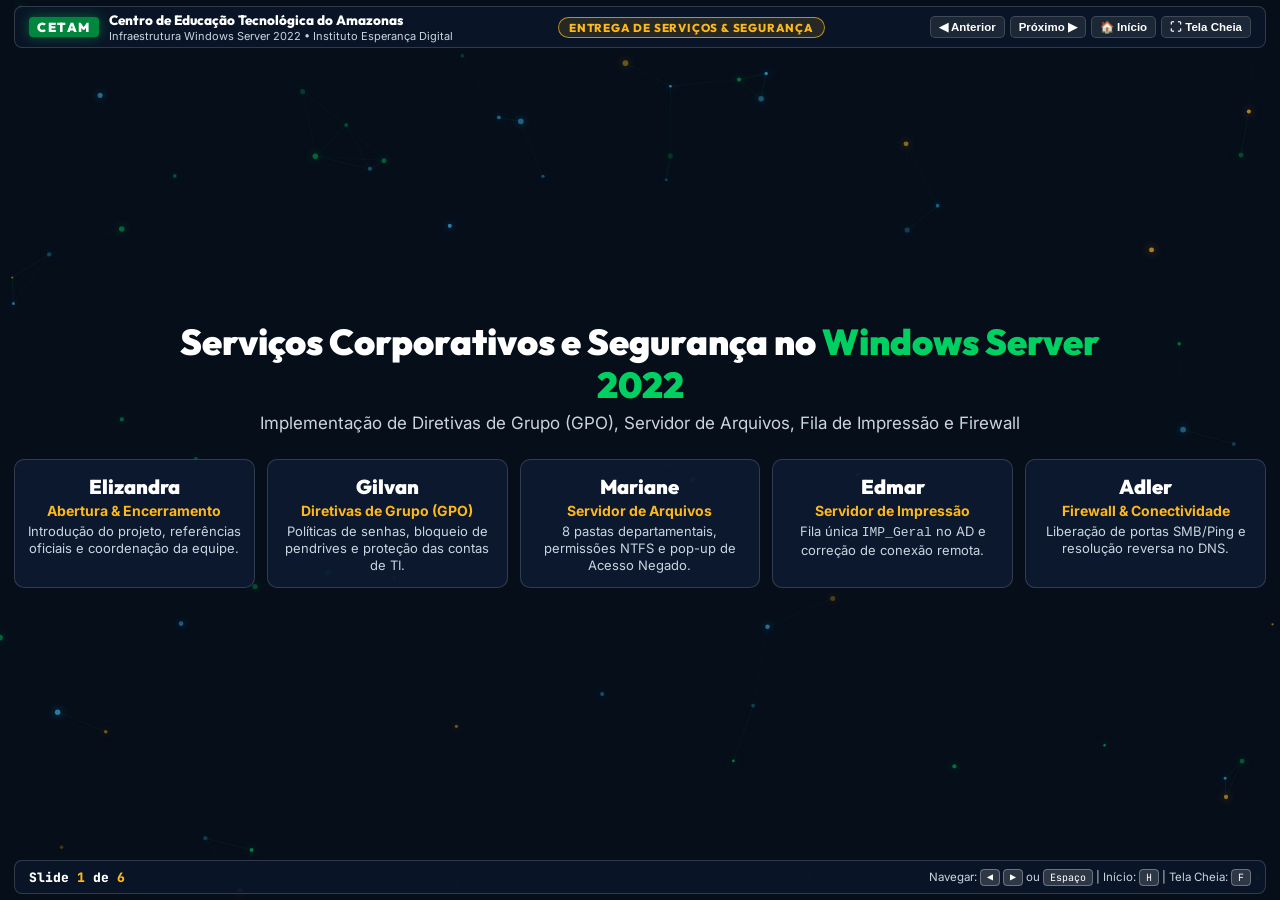
<file: index.html>
<!DOCTYPE html>
<html lang="pt-BR">

<head>
    <meta charset="UTF-8">
    <meta name="viewport" content="width=device-width, initial-scale=1.0">
    <title>Apresentação Técnica CETAM - Infraestrutura Windows Server 2022</title>
    <link rel="stylesheet" href="css/style.css">
</head>

<body>

    <!-- Canvas de Partículas Dinâmicas CETAM -->
    <canvas id="particles-canvas"></canvas>

    <div class="presentation-container">

        <!-- ========================================================
             BARRA SUPERIOR (HEADER INSTITUCIONAL)
        ======================================================== -->
        <header class="top-header">
            <div class="brand-left">
                <div class="cetam-badge-logo">CETAM</div>
                <div>
                    <div class="brand-text-title">Centro de Educação Tecnológica do Amazonas</div>
                    <div class="brand-text-subtitle">Infraestrutura Windows Server 2022 • Instituto Esperança Digital
                    </div>
                </div>
            </div>

            <div class="header-center-tag">
                ENTREGA DE SERVIÇOS & SEGURANÇA
            </div>

            <div class="header-controls">
                <button class="btn-ctrl" id="btnPrev" title="Slide Anterior (Seta Esquerda)">◀ Anterior</button>
                <button class="btn-ctrl" id="btnNext" title="Próximo Slide (Seta Direita / Espaço)">Próximo ▶</button>
                <button class="btn-ctrl" id="btnHome" title="Voltar à Capa (H)">🏠 Início</button>
                <button class="btn-ctrl" id="btnFullscreen" title="Tela Cheia (F)">⛶ Tela Cheia</button>
            </div>
        </header>

        <!-- ========================================================
             ÁREA PRINCIPAL DOS SLIDES
        ======================================================== -->
        <main class="slides-wrapper">

            <!-- ========================================================
                 SLIDE 1: CAPA
            ======================================================== -->
            <section class="slide active" id="slide-1" data-index="1">
                <div class="cover-container">
                    <div class="cover-header-block">
                        <h1 class="cover-hero-title">
                            Serviços Corporativos e Segurança no <span>Windows Server 2022</span>
                        </h1>
                        <p class="cover-hero-sub">
                            Implementação de Diretivas de Grupo (GPO), Servidor de Arquivos, Fila de Impressão e
                            Firewall
                        </p>
                    </div>

                    <div class="cover-members-grid">

                        <!-- 1. Elizandra -->
                        <div class="cover-member-card" onclick="goToSlide(6)">
                            <div class="cover-member-name">Elizandra</div>
                            <div class="cover-member-role">Abertura & Encerramento</div>
                            <div class="cover-member-summary">
                                Introdução do projeto, referências oficiais e coordenação da equipe.
                            </div>
                        </div>

                        <!-- 2. Gilvan -->
                        <div class="cover-member-card" onclick="goToSlide(2)">
                            <div class="cover-member-name">Gilvan</div>
                            <div class="cover-member-role">Diretivas de Grupo (GPO)</div>
                            <div class="cover-member-summary">
                                Políticas de senhas, bloqueio de pendrives e proteção das contas de TI.
                            </div>
                        </div>

                        <!-- 3. Mariane -->
                        <div class="cover-member-card" onclick="goToSlide(3)">
                            <div class="cover-member-name">Mariane</div>
                            <div class="cover-member-role">Servidor de Arquivos</div>
                            <div class="cover-member-summary">
                                8 pastas departamentais, permissões NTFS e pop-up de Acesso Negado.
                            </div>
                        </div>

                        <!-- 4. Edmar -->
                        <div class="cover-member-card" onclick="goToSlide(4)">
                            <div class="cover-member-name">Edmar</div>
                            <div class="cover-member-role">Servidor de Impressão</div>
                            <div class="cover-member-summary">
                                Fila única <code>IMP_Geral</code> no AD e correção de conexão remota.
                            </div>
                        </div>

                        <!-- 5. Adler -->
                        <div class="cover-member-card" onclick="goToSlide(5)">
                            <div class="cover-member-name">Adler</div>
                            <div class="cover-member-role">Firewall & Conectividade</div>
                            <div class="cover-member-summary">
                                Liberação de portas SMB/Ping e resolução reversa no DNS.
                            </div>
                        </div>

                    </div>
                </div>
            </section>

            <!-- ========================================================
                 SLIDE 2: GILVAN - GPO
            ======================================================== -->
            <section class="slide" id="slide-2" data-index="2">
                <div class="slide-banner">
                    <div class="slide-main-title">
                        <span>🛡️</span> Gestão de Identidade e Políticas de Grupo (GPO)
                    </div>
                    <div class="slide-presenter-badge">
                        <span>Apresentador:</span> Gilvan
                    </div>
                </div>

                <div class="drawio-grid">

                    <!-- Coluna 1 -->
                    <div class="drawio-col">
                        <div class="drawio-card step-1">
                            <div class="step-title">👤 1. Precisa ser feito</div>
                            <div class="step-desc">
                                Exigir <strong>senhas fortes de 8 dígitos</strong> e bloquear a conta após <strong>5
                                    tentativas incorretas</strong>.
                            </div>
                        </div>

                        <div class="drawio-arrow">↓</div>

                        <div class="drawio-card step-2">
                            <div class="step-title">⚙️ 2. Como fazer</div>
                            <div class="step-desc">
                                <strong><code>gpmc.msc</code></strong> ➔ Domain ➔ <em>Default Domain Policy</em> ➔ Edit
                                ➔ <em>Computer Configuration ➔ Policies ➔ Windows Settings ➔ Security Settings ➔ Account
                                    Policies</em> (Password & Account Lockout Policy).
                            </div>
                        </div>

                        <div class="drawio-arrow">↓</div>

                        <div class="drawio-card step-3">
                            <div class="step-title">✉️ 3. Como testar</div>
                            <div class="step-desc">Auditar a política no Prompt de Comando (CMD):</div>
                            <div class="step-code-clean">
                                <span class="code-txt">net accounts</span>
                                <button class="btn-copy-code" onclick="copyText('net accounts', this)">Copiar</button>
                            </div>
                        </div>
                    </div>

                    <!-- Coluna 2 -->
                    <div class="drawio-col">
                        <div class="drawio-card step-1">
                            <div class="step-title">👤 1. Precisa ser feito</div>
                            <div class="step-desc">
                                Bloquear <strong>pendrives USB</strong> e o <strong>Prompt de Comando
                                    (CMD/PowerShell)</strong> para impedir execução de scripts e vazamento de dados.
                            </div>
                        </div>

                        <div class="drawio-arrow">↓</div>

                        <div class="drawio-card step-2">
                            <div class="step-title">⚙️ 2. Como fazer</div>
                            <div class="step-desc">
                                <strong><code>gpmc.msc</code></strong> ➔ <em>GPO_Seguranca_e_Padronizacao</em> ➔
                                Edit:<br>
                                • <em>USB:</em>
                                <code>Computer Config ➔ Admin Templates ➔ System ➔ Removable Storage Access ➔ Deny all access</code>.<br>
                                • <em>CMD:</em>
                                <code>User Config ➔ Admin Templates ➔ System ➔ "Prevent access to the command prompt" ➔ Enabled</code>.
                            </div>
                        </div>

                        <div class="drawio-arrow">↓</div>

                        <div class="drawio-card step-3">
                            <div class="step-title">✉️ 3. Como testar</div>
                            <div class="step-desc">
                                Conectar pendrive ou abrir CMD como usuário comum: <br>
                                <strong style="color:#F87171;">🚫 "The command prompt has been disabled by your
                                    administrator."</strong>
                            </div>
                        </div>
                    </div>

                    <!-- Coluna 3 -->
                    <div class="drawio-col">
                        <div class="drawio-card step-1">
                            <div class="step-title">👤 1. Precisa ser feito</div>
                            <div class="step-desc">
                                Fixar <strong>wallpaper padrão</strong> e garantir <strong>acesso livre total para a
                                    equipe de TI</strong>.
                            </div>
                        </div>

                        <div class="drawio-arrow">↓</div>

                        <div class="drawio-card step-2">
                            <div class="step-title">⚙️ 2. Como fazer</div>
                            <div class="step-desc">
                                <strong><code>gpmc.msc</code></strong> ➔ <em>Group Policy Objects</em>:<br>
                                • <em>Wallpaper:</em> Right-click em <strong>GPO_Seguranca_e_Padronizacao</strong> ➔
                                <em>Edit ➔ User Config ➔ Policies ➔ Admin Templates ➔ Desktop ➔ Desktop ➔ Desktop
                                    Wallpaper: \\SRV-DC01\Dados\Publico\wallpaper.jpg</em><br>
                                • <em>Exceção TI:</em> Clicar em <strong>GPO_Seguranca_e_Padronizacao</strong> ➔ <em>Aba
                                    Delegation ➔ Advanced ➔ Domain Admins ➔ Desmarcar "Apply group policy"</em>.
                            </div>
                        </div>

                        <div class="drawio-arrow">↓</div>

                        <div class="drawio-card step-3">
                            <div class="step-title">✉️ 3. Como testar</div>
                            <div class="step-desc">Checar diretivas aplicadas no cliente:</div>
                            <div class="step-code-clean">
                                <span class="code-txt">gpresult /r</span>
                                <button class="btn-copy-code" onclick="copyText('gpresult /r', this)">Copiar</button>
                            </div>
                        </div>
                    </div>

                </div>
            </section>

            <!-- ========================================================
                 SLIDE 3: MARIANE - ARQUIVOS & NTFS
            ======================================================== -->
            <section class="slide" id="slide-3" data-index="3">
                <div class="slide-banner">
                    <div class="slide-main-title">
                        <span>📁</span> Servidor de Arquivos e Permissões Departamentais
                    </div>
                    <div class="slide-presenter-badge">
                        <span>Apresentador:</span> Mariane
                    </div>
                </div>

                <div class="drawio-grid">

                    <!-- Coluna 1 -->
                    <div class="drawio-col">
                        <div class="drawio-card step-1">
                            <div class="step-title">👤 1. Precisa ser feito</div>
                            <div class="step-desc">
                                Criar as <strong>8 pastas departamentais</strong> em <code>C:\Dados</code> e
                                compartilhá-las na rede como <code>\\esperancadigital.local\Dados</code>.
                            </div>
                        </div>

                        <div class="drawio-arrow">↓</div>

                        <div class="drawio-card step-2">
                            <div class="step-title">⚙️ 2. Como fazer</div>
                            <div class="step-desc">
                                • <em>Pastas:</em> Criar em <code>C:\Dados</code> (Diretoria, Coordenacao, Secretaria,
                                Biblioteca, Recepcao, Professores, Alunos, Publico).<br>
                                • <em>Share:</em>
                                <code>Server Manager ➔ File and Storage Services ➔ Shares ➔ New Share (SMB - Quick) ➔ Path: C:\Dados ➔ Share Name: "Dados"</code>.
                            </div>
                        </div>

                        <div class="drawio-arrow">↓</div>

                        <div class="drawio-card step-3">
                            <div class="step-title">✉️ 3. Como testar</div>
                            <div class="step-desc">Abrir no Windows Explorer de qualquer máquina:</div>
                            <div class="step-code-clean">
                                <span class="code-txt">\\esperancadigital.local\Dados</span>
                                <button class="btn-copy-code"
                                    onclick="copyText('\\\\esperancadigital.local\\Dados', this)">Copiar</button>
                            </div>
                            <div style="font-size: 14px; color: #00D062; font-weight: 700; margin-top: 4px;">✓ Todas as
                                8 pastas aparecem visíveis na tela.</div>
                        </div>
                    </div>

                    <!-- Coluna 2 -->
                    <div class="drawio-col">
                        <div class="drawio-card step-1">
                            <div class="step-title">👤 1. Precisa ser feito</div>
                            <div class="step-desc">
                                Permitir que cada usuário <strong>leia, crie e edite arquivos</strong> apenas na pasta
                                do seu departamento.
                            </div>
                        </div>

                        <div class="drawio-arrow">↓</div>

                        <div class="drawio-card step-2">
                            <div class="step-title">⚙️ 2. Como fazer</div>
                            <div class="step-desc">
                                Right-click na pasta (ex: Secretaria) ➔ <em>Properties ➔ Security ➔ Advanced ➔ Disable
                                    inheritance ("Convert...") ➔ Remove Users ➔ Add: "GG_Secretaria" ➔ Permission:
                                    Modify</em>.
                            </div>
                        </div>

                        <div class="drawio-arrow">↓</div>

                        <div class="drawio-card step-3">
                            <div class="step-title">✉️ 3. Como testar</div>
                            <div class="step-desc">Logado como <code>sec.usuario</code>, abrir seu setor:</div>
                            <div class="step-code-clean">
                                <span class="code-txt">\\esperancadigital.local\Dados\Secretaria</span>
                                <button class="btn-copy-code"
                                    onclick="copyText('\\\\esperancadigital.local\\Dados\\Secretaria', this)">Copiar</button>
                            </div>
                            <div style="font-size: 14px; color: #00D062; font-weight: 700; margin-top: 4px;">✓ Acesso
                                liberado para ler, criar e salvar arquivos.</div>
                        </div>
                    </div>

                    <!-- Coluna 3 -->
                    <div class="drawio-col">
                        <div class="drawio-card step-1">
                            <div class="step-title">👤 1. Precisa ser feito</div>
                            <div class="step-desc">
                                Bloquear o acesso a pastas de outros setores exibindo o <strong>pop-up de Acesso
                                    Negado</strong>.
                            </div>
                        </div>

                        <div class="drawio-arrow">↓</div>

                        <div class="drawio-card step-2">
                            <div class="step-title">⚙️ 2. Como fazer</div>
                            <div class="step-desc">
                                <code>Server Manager ➔ File and Storage Services ➔ Shares ➔ Right-click "Dados" ➔ Properties ➔ Settings ➔ Uncheck "Enable access-based enumeration"</code>.
                            </div>
                        </div>

                        <div class="drawio-arrow">↓</div>

                        <div class="drawio-card step-3">
                            <div class="step-title">✉️ 3. Como testar</div>
                            <div class="step-desc">Logado como <code>sec.usuario</code>, tentar abrir Diretoria:</div>
                            <div class="step-code-clean">
                                <span class="code-txt">\\esperancadigital.local\Dados\Diretoria</span>
                                <button class="btn-copy-code"
                                    onclick="copyText('\\\\esperancadigital.local\\Dados\\Diretoria', this)">Copiar</button>
                            </div>
                            <div style="font-size: 14px; color: #F87171; font-weight: 800; margin-top: 4px;">🚫 Pop-up:
                                "Network Error: Access is denied".</div>
                        </div>
                    </div>

                </div>
            </section>

            <!-- ========================================================
                 SLIDE 4: EDMAR - IMPRESSÃO
            ======================================================== -->
            <section class="slide" id="slide-4" data-index="4">
                <div class="slide-banner">
                    <div class="slide-main-title">
                        <span>🖨️</span> Servidor de Impressão e Fila Geral Centralizada
                    </div>
                    <div class="slide-presenter-badge">
                        <span>Apresentador:</span> Edmar
                    </div>
                </div>

                <div class="drawio-grid">

                    <!-- Coluna 1 -->
                    <div class="drawio-col">
                        <div class="drawio-card step-1">
                            <div class="step-title">👤 1. Precisa ser feito</div>
                            <div class="step-desc">
                                Habilitar o <strong>serviço central de impressão</strong> no Windows Server 2022.
                            </div>
                        </div>

                        <div class="drawio-arrow">↓</div>

                        <div class="drawio-card step-2">
                            <div class="step-title">⚙️ 2. Como fazer</div>
                            <div class="step-desc">
                                <strong><code>Server Manager</code></strong> ➔ <em>Manage ➔ Add Roles and Features ➔
                                    Server Roles ➔ Print and Document Services ➔ Role Services: Print Server ➔
                                    Install</em>.
                            </div>
                        </div>

                        <div class="drawio-arrow">↓</div>

                        <div class="drawio-card step-3">
                            <div class="step-title">✉️ 3. Como testar</div>
                            <div class="step-desc">Abrir console de gerenciamento de impressão:</div>
                            <div class="step-code-clean">
                                <span class="code-txt">printmanagement.msc</span>
                                <button class="btn-copy-code"
                                    onclick="copyText('printmanagement.msc', this)">Copiar</button>
                            </div>
                            <div style="font-size: 13.5px; color: #00D062; font-weight: 700; margin-top: 3px;">✓ Print
                                Servers ➔ SRV-DC01 ativo e operacional.</div>
                        </div>
                    </div>

                    <!-- Coluna 2 -->
                    <div class="drawio-col">
                        <div class="drawio-card step-1">
                            <div class="step-title">👤 1. Precisa ser feito</div>
                            <div class="step-desc">
                                Criar a fila corporativa <strong><code>IMP_Geral</code></strong> no IP
                                <code>192.168.10.20</code> publicada no AD.
                            </div>
                        </div>

                        <div class="drawio-arrow">↓</div>

                        <div class="drawio-card step-2">
                            <div class="step-title">⚙️ 2. Como fazer</div>
                            <div class="step-desc">
                                <strong><code>printmanagement.msc</code></strong> ➔ <em>Print Servers ➔ SRV-DC01 ➔
                                    Right-click "Printers" ➔ Add Printer... ➔ TCP/IP (192.168.10.20) ➔ Nome: IMP_Geral ➔
                                    Marcar "Share this printer" e "List in the directory"</em>.
                            </div>
                        </div>

                        <div class="drawio-arrow">↓</div>

                        <div class="drawio-card step-3">
                            <div class="step-title">✉️ 3. Como testar</div>
                            <div class="step-desc">Conectar na impressora pela rede da estação:</div>
                            <div class="step-code-clean">
                                <span class="code-txt">\\SRV-DC01\IMP_Geral</span>
                                <button class="btn-copy-code"
                                    onclick="copyText('\\\\SRV-DC01\\IMP_Geral', this)">Copiar</button>
                            </div>
                            <div style="font-size: 13.5px; color: #00D062; font-weight: 700; margin-top: 3px;">✓ Fila
                                pronta para receber impressões de todos os setores.</div>
                        </div>
                    </div>

                    <!-- Coluna 3 -->
                    <div class="drawio-col">
                        <div class="drawio-card step-1">
                            <div class="step-title">👤 1. Precisa ser feito</div>
                            <div class="step-desc">
                                Corrigir erro de conexão remota <strong><code>0x8007011b</code></strong> para permitir
                                impressão direta das estações.
                            </div>
                        </div>

                        <div class="drawio-arrow">↓</div>

                        <div class="drawio-card step-2">
                            <div class="step-title">⚙️ 2. Como fazer</div>
                            <div class="step-desc">
                                <strong>PowerShell (Admin)</strong>:
                                <code>New-ItemProperty -Path "HKLM:\System\CurrentControlSet\Control\Print" -Name "RpcAuthnLevelPrivacyEnabled" -Value 0 -PropertyType DWORD -Force; Restart-Service Spooler</code>.
                            </div>
                        </div>

                        <div class="drawio-arrow">↓</div>

                        <div class="drawio-card step-3">
                            <div class="step-title">✉️ 3. Como testar</div>
                            <div class="step-desc">
                                No cliente: <em>Right-click em IMP_Geral ➔ Properties ➔ Print Test Page:</em> <br>
                                <strong style="color:#00D062;">✓ Página de teste impressa sem travar.</strong>
                            </div>
                        </div>
                    </div>

                </div>
            </section>

            <!-- ========================================================
                 SLIDE 5: ADLER - FIREWALL & DNS
            ======================================================== -->
            <section class="slide" id="slide-5" data-index="5">
                <div class="slide-banner">
                    <div class="slide-main-title">
                        <span>🛡️</span> Windows Defender Firewall & Conectividade de Rede
                    </div>
                    <div class="slide-presenter-badge">
                        <span>Apresentador:</span> Adler
                    </div>
                </div>

                <div class="drawio-grid">

                    <!-- Coluna 1 -->
                    <div class="drawio-col">
                        <div class="drawio-card step-1">
                            <div class="step-title">👤 1. Precisa ser feito</div>
                            <div class="step-desc">
                                Manter o <strong>Firewall ativo</strong> nos 3 perfis (Domain, Private e Public) para
                                segurança da rede.
                            </div>
                        </div>

                        <div class="drawio-arrow">↓</div>

                        <div class="drawio-card step-2">
                            <div class="step-title">⚙️ 2. Como fazer</div>
                            <div class="step-desc">
                                <strong><code>wf.msc</code></strong> ➔ <em>Windows Defender Firewall Properties ➔ Abas
                                    "Domain", "Private" e "Public Profile" ➔ Firewall state: "On (recommended)"</em>.
                            </div>
                        </div>

                        <div class="drawio-arrow">↓</div>

                        <div class="drawio-card step-3">
                            <div class="step-title">✉️ 3. Como testar</div>
                            <div class="step-desc">Checar status de proteção no console:</div>
                            <div class="step-code-clean">
                                <span class="code-txt">wf.msc</span>
                                <button class="btn-copy-code" onclick="copyText('wf.msc', this)">Copiar</button>
                            </div>
                            <div style="font-size: 13.5px; color: #00D062; font-weight: 700; margin-top: 3px;">✓ Status
                                verde ativo em Domain, Private e Public.</div>
                        </div>
                    </div>

                    <!-- Coluna 2 -->
                    <div class="drawio-col">
                        <div class="drawio-card step-1">
                            <div class="step-title">👤 1. Precisa ser feito</div>
                            <div class="step-desc">
                                Liberar o tráfego para <strong>compartilhamento SMB (Porta 445)</strong> e resposta a
                                testes de <strong>Ping</strong>.
                            </div>
                        </div>

                        <div class="drawio-arrow">↓</div>

                        <div class="drawio-card step-2">
                            <div class="step-title">⚙️ 2. Como fazer</div>
                            <div class="step-desc">
                                <strong><code>wf.msc</code></strong> ➔ <em>Inbound Rules ➔ Habilitar (Enable
                                    Rule):</em><br>
                                • <em>"File and Printer Sharing (SMB-In)"</em><br>
                                • <em>"File and Printer Sharing (Echo Request - ICMPv4-In)"</em>.
                            </div>
                        </div>

                        <div class="drawio-arrow">↓</div>

                        <div class="drawio-card step-3">
                            <div class="step-title">✉️ 3. Como testar</div>
                            <div class="step-desc">Disparar Ping da estação para o servidor:</div>
                            <div class="step-code-clean">
                                <span class="code-txt">ping 192.168.10.2</span>
                                <button class="btn-copy-code"
                                    onclick="copyText('ping 192.168.10.2', this)">Copiar</button>
                            </div>
                            <div style="font-size: 13.5px; color: #00D062; font-weight: 700; margin-top: 3px;">✓ 0% de
                                perda com latência &lt;1ms.</div>
                        </div>
                    </div>

                    <!-- Coluna 3 -->
                    <div class="drawio-col">
                        <div class="drawio-card step-1">
                            <div class="step-title">👤 1. Precisa ser feito</div>
                            <div class="step-desc">
                                Criar a <strong>resolução de DNS Reverso</strong> para resolver o IP
                                <code>192.168.10.2</code> e evitar lentidão no logon.
                            </div>
                        </div>

                        <div class="drawio-arrow">↓</div>

                        <div class="drawio-card step-2">
                            <div class="step-title">⚙️ 2. Como fazer</div>
                            <div class="step-desc">
                                <strong><code>dnsmgmt.msc</code></strong> ➔ <em>SRV-DC01 ➔ Reverse Lookup Zones ➔ New
                                    Zone... ➔ Primary (IPv4: 192.168.10) ➔ New Pointer (PTR): IP .2 ➔
                                    SRV-DC01.esperancadigital.local</em>.
                            </div>
                        </div>

                        <div class="drawio-arrow">↓</div>

                        <div class="drawio-card step-3">
                            <div class="step-title">✉️ 3. Como testar</div>
                            <div class="step-desc">Validar resolução reversa no Prompt (CMD):</div>
                            <div class="step-code-clean">
                                <span class="code-txt">nslookup 192.168.10.2</span>
                                <button class="btn-copy-code"
                                    onclick="copyText('nslookup 192.168.10.2', this)">Copiar</button>
                            </div>
                            <div style="font-size: 13.5px; color: #00D062; font-weight: 700; margin-top: 3px;">✓
                                Retorna: SRV-DC01.esperancadigital.local.</div>
                        </div>
                    </div>

                </div>
            </section>

            <!-- ========================================================
                 SLIDE 6: ENCERRAMENTO (100% LIMPO & CENTRALIZADO)
            ======================================================== -->
            <section class="slide" id="slide-6" data-index="6">
                <div class="closing-centered-wrapper">
                    
                    <!-- Centro: Agradecimento Monumental -->
                    <div class="closing-hero-centered">
                        <div class="closing-icon-glow">🏛️</div>
                        <h1 class="closing-main-title">
                            Muito Obrigado pela <span>Atenção!</span>
                        </h1>
                        <p class="closing-sub-title">
                            Administração, Segurança e Serviços Corporativos no <strong>Windows Server 2022</strong>
                        </p>
                        <div class="closing-institution-tag">
                            Centro de Educação Tecnológica do Amazonas • CETAM 2026
                        </div>
                    </div>

                    <!-- Rodapé: Referências Técnicas & Apoio em Linha Limpa -->
                    <div class="closing-references-clean">
                        <span class="ref-clean-label">📚 Referências & Suporte:</span>
                        <span class="ref-clean-item">Microsoft Learn (GPMC Baseline)</span>
                        <span class="ref-clean-sep">•</span>
                        <span class="ref-clean-item">Microsoft TechNet (SMB & NTFS ACLs)</span>
                        <span class="ref-clean-sep">•</span>
                        <span class="ref-clean-item">Microsoft KB5005652 (RPC Spooler)</span>
                        <span class="ref-clean-sep">•</span>
                        <span class="ref-clean-item">Roteiro Técnico CETAM</span>
                        <span class="ref-clean-sep">•</span>
                        <span class="ref-clean-item" style="color: #38BDF8; font-weight: 700;">Google Gemini 3.7 & Antigravity IDE</span>
                    </div>

                </div>
            </section>

        </main>

        <!-- ========================================================
             BARRA INFERIOR (FOOTER)
        ======================================================== -->
        <footer class="bottom-footer">
            <div class="footer-slide-num">
                Slide <span id="currentSlideNum">1</span> de <span id="totalSlidesNum">6</span>
            </div>

            <div class="footer-nav-help">
                Navegar: <span class="key-pill">◀</span> <span class="key-pill">▶</span> ou <span
                    class="key-pill">Espaço</span> | Início: <span class="key-pill">H</span> | Tela Cheia: <span
                    class="key-pill">F</span>
            </div>
        </footer>

    </div>

    <!-- Scripts Modulares -->
    <script src="js/particles.js"></script>
    <script src="js/presentation.js"></script>
</body>

</html>
</file>
<file: css/style.css>
/* ========================================================
   MASTER STYLESHEET - APRESENTAÇÃO GRUPO 3 CETAM (DATASHOW READY: FONTES GRANDES & 100% ENQUADRADO)
   ======================================================== */
@import url('https://fonts.googleapis.com/css2?family=Inter:wght@400;500;600;700;800;900&family=JetBrains+Mono:wght@600;800&family=Outfit:wght@600;700;800;900&display=swap');

:root {
    /* Paleta Oficial CETAM & Governo do Amazonas */
    --cetam-green: #00873E;
    --cetam-green-light: #00D062;
    --cetam-green-glow: rgba(0, 208, 98, 0.4);

    --cetam-gold: #FFB81C;
    --cetam-gold-glow: rgba(255, 184, 28, 0.4);

    --cetam-blue: #38BDF8;
    --cetam-blue-glow: rgba(56, 189, 248, 0.35);

    --cetam-red: #EF4444;

    /* Fundo Escuro de Alto Contraste */
    --bg-dark-base: #060E1A;
    --bg-card: rgba(12, 26, 48, 0.92);
    --bg-card-hover: rgba(16, 35, 65, 0.98);

    --border-glass: rgba(255, 255, 255, 0.16);
    --border-green: rgba(0, 208, 98, 0.7);
    --border-gold: rgba(255, 184, 28, 0.7);
    --border-blue: rgba(56, 189, 248, 0.7);

    /* Tipografia */
    --font-heading: 'Outfit', sans-serif;
    --font-body: 'Inter', sans-serif;
    --font-mono: 'JetBrains Mono', monospace;

    --text-pure: #FFFFFF;
    --text-main: #F8FAFC;
    --text-muted: #CBD5E1;
}

*, *::before, *::after {
    margin: 0;
    padding: 0;
    box-sizing: border-box;
}

html, body {
    width: 100vw;
    height: 100vh;
    overflow: hidden;
    background-color: var(--bg-dark-base);
    color: var(--text-main);
    font-family: var(--font-body);
    -webkit-font-smoothing: antialiased;
}

#particles-canvas {
    position: fixed;
    top: 0;
    left: 0;
    width: 100%;
    height: 100%;
    z-index: 0;
    pointer-events: none;
}

.presentation-container {
    position: relative;
    z-index: 1;
    width: 100vw;
    height: 100vh;
    display: flex;
    flex-direction: column;
    justify-content: space-between;
    padding: 6px 14px;
}

/* ========================================================
   HEADER ULTRA-COMPACTO (MAXIMIZA O ESPAÇO PARA O CONTEÚDO)
   ======================================================== */
.top-header {
    display: flex;
    align-items: center;
    justify-content: space-between;
    background: rgba(10, 22, 40, 0.92);
    border: 1px solid var(--border-glass);
    border-radius: 8px;
    padding: 4px 14px;
    backdrop-filter: blur(10px);
    height: 42px;
    flex-shrink: 0;
}

.brand-left {
    display: flex;
    align-items: center;
    gap: 10px;
}

.cetam-badge-logo {
    background: var(--cetam-green);
    color: #fff;
    font-family: var(--font-heading);
    font-weight: 900;
    font-size: 13px;
    letter-spacing: 1.5px;
    padding: 2px 8px;
    border-radius: 4px;
    box-shadow: 0 0 12px var(--cetam-green-glow);
}

.brand-text-title {
    font-family: var(--font-heading);
    font-size: 13.5px;
    font-weight: 800;
    color: var(--text-pure);
}

.brand-text-subtitle {
    font-size: 11px;
    color: var(--text-muted);
}

.header-center-tag {
    font-family: var(--font-heading);
    font-size: 11.5px;
    font-weight: 800;
    color: var(--cetam-gold);
    background: rgba(255, 184, 28, 0.12);
    border: 1px solid var(--border-gold);
    padding: 2px 10px;
    border-radius: 12px;
    letter-spacing: 0.8px;
}

.header-controls {
    display: flex;
    gap: 5px;
}

.btn-ctrl {
    background: rgba(255, 255, 255, 0.08);
    border: 1px solid var(--border-glass);
    color: #fff;
    padding: 3px 8px;
    border-radius: 5px;
    font-size: 11.5px;
    font-weight: 700;
    cursor: pointer;
    transition: all 0.2s;
}

.btn-ctrl:hover {
    background: var(--cetam-green);
    border-color: var(--cetam-green-light);
}

/* ========================================================
   SLIDES WRAPPER
   ======================================================== */
.slides-wrapper {
    flex: 1;
    position: relative;
    margin: 4px 0;
    min-height: 0;
}

.slide {
    position: absolute;
    inset: 0;
    opacity: 0;
    visibility: hidden;
    display: flex;
    flex-direction: column;
    justify-content: space-between;
    transition: opacity 0.2s ease, visibility 0.2s;
}

.slide.active {
    opacity: 1;
    visibility: visible;
    z-index: 5;
}

/* Cabeçalho do Slide (Com Título Grande) */
.slide-banner {
    display: flex;
    justify-content: space-between;
    align-items: center;
    background: rgba(10, 22, 40, 0.8);
    border: 1px solid var(--border-glass);
    border-radius: 8px;
    padding: 4px 14px;
    margin-bottom: 4px;
    height: 38px;
    flex-shrink: 0;
}

.slide-main-title {
    font-family: var(--font-heading);
    font-size: 20px;
    font-weight: 800;
    color: #FFFFFF;
    display: flex;
    align-items: center;
    gap: 8px;
}

.slide-presenter-badge {
    background: rgba(255, 184, 28, 0.15);
    border: 1px solid var(--border-gold);
    padding: 3px 12px;
    border-radius: 6px;
    display: flex;
    align-items: center;
    gap: 6px;
    font-family: var(--font-heading);
    font-size: 15px;
    font-weight: 800;
    color: #FFFFFF;
}

.slide-presenter-badge span {
    color: var(--cetam-gold);
    font-size: 12px;
    text-transform: uppercase;
}

/* ========================================================
   GRID DE 3 COLUNAS (FONTES GRANDES & VISÍVEIS NO DATASHOW)
   ======================================================== */
.drawio-grid {
    display: grid;
    grid-template-columns: repeat(3, 1fr);
    gap: 12px;
    flex: 1;
    min-height: 0;
}

.drawio-col {
    display: flex;
    flex-direction: column;
    justify-content: space-between;
    gap: 4px;
    height: 100%;
    min-height: 0;
}

/* Card com Alto Destaque */
.drawio-card {
    background: var(--bg-card);
    border: 1.5px solid var(--border-glass);
    border-radius: 10px;
    padding: 10px 14px;
    display: flex;
    flex-direction: column;
    justify-content: center;
    flex: 1;
    min-height: 0;
    box-shadow: 0 4px 14px rgba(0, 0, 0, 0.4);
    transition: transform 0.15s, border-color 0.15s;
}

.drawio-card:hover {
    border-color: rgba(255, 255, 255, 0.35);
}

/* Passo 1: Precisa ser feito */
.drawio-card.step-1 {
    border-left: 5px solid var(--cetam-blue);
}
.drawio-card.step-1 .step-title {
    color: var(--cetam-blue);
}

/* Passo 2: Como fazer */
.drawio-card.step-2 {
    border-left: 5px solid var(--cetam-green-light);
}
.drawio-card.step-2 .step-title {
    color: var(--cetam-green-light);
}

/* Passo 3: Como testar */
.drawio-card.step-3 {
    border-left: 5px solid var(--cetam-gold);
    background: rgba(14, 30, 56, 0.96);
}
.drawio-card.step-3 .step-title {
    color: var(--cetam-gold);
}

/* Títulos dos Passos em Destaque */
.step-title {
    font-family: var(--font-heading);
    font-size: 16.5px;
    font-weight: 900;
    margin-bottom: 3px;
    display: flex;
    align-items: center;
    gap: 6px;
    flex-shrink: 0;
}

/* Texto Principal Grande e Nítido */
.step-desc {
    font-size: 15.5px;
    line-height: 1.34;
    color: #FFFFFF;
    font-weight: 500;
}

.step-desc strong {
    color: #FFFFFF;
    font-weight: 800;
}

.step-desc code {
    background: rgba(0, 0, 0, 0.45);
    padding: 1px 5px;
    border-radius: 4px;
    font-family: var(--font-mono);
    font-size: 14.5px;
    color: #38BDF8;
}

/* Linha de Código de Teste */
.step-code-clean {
    margin-top: 4px;
    background: #060E1A;
    border: 1px solid rgba(255, 255, 255, 0.2);
    border-radius: 6px;
    padding: 4px 10px;
    display: flex;
    align-items: center;
    justify-content: space-between;
    flex-shrink: 0;
}

.code-txt {
    font-family: var(--font-mono);
    font-size: 15px;
    font-weight: 800;
    color: #38BDF8;
    white-space: nowrap;
    overflow: hidden;
    text-overflow: ellipsis;
}

.btn-copy-code {
    background: rgba(255, 255, 255, 0.12);
    border: 1px solid rgba(255, 255, 255, 0.3);
    color: #FFFFFF;
    font-size: 12px;
    font-weight: 800;
    padding: 2px 8px;
    border-radius: 4px;
    cursor: pointer;
    flex-shrink: 0;
}

.btn-copy-code:hover {
    background: var(--cetam-green);
}

/* Seta de Conexão */
.drawio-arrow {
    text-align: center;
    color: rgba(255, 255, 255, 0.5);
    font-size: 12px;
    font-weight: 900;
    margin: -3px 0;
    flex-shrink: 0;
}

/* ========================================================
   SLIDE 1: CAPA (LETRAS GRANDES & CENTRALIZADO)
   ======================================================== */
.cover-container {
    display: flex;
    flex-direction: column;
    justify-content: center;
    align-items: center;
    gap: clamp(10px, 3vh, 24px);
    height: 100%;
    max-width: 1440px;
    margin: 0 auto;
    width: 100%;
}

.cover-header-block {
    text-align: center;
    max-width: 1000px;
}

.cover-hero-title {
    font-family: var(--font-heading);
    font-size: clamp(26px, 4.2vh, 36px);
    font-weight: 900;
    color: #FFFFFF;
    line-height: 1.2;
    margin-bottom: 6px;
}

.cover-hero-title span {
    color: var(--cetam-green-light);
}

.cover-hero-sub {
    font-size: clamp(14px, 2vh, 17px);
    color: var(--text-muted);
    line-height: 1.35;
}

.cover-members-grid {
    display: grid;
    grid-template-columns: repeat(5, 1fr);
    gap: 12px;
    width: 100%;
}

.cover-member-card {
    background: var(--bg-card);
    border: 1.5px solid var(--border-glass);
    border-radius: 10px;
    padding: 14px 12px;
    text-align: center;
    cursor: pointer;
    transition: all 0.2s;
}

.cover-member-card:hover {
    transform: translateY(-4px);
    border-color: var(--cetam-green-light);
    background: var(--bg-card-hover);
    box-shadow: 0 6px 20px var(--cetam-green-glow);
}

.cover-member-name {
    font-family: var(--font-heading);
    font-size: 20px;
    font-weight: 900;
    color: #FFFFFF;
    margin-bottom: 3px;
}

.cover-member-role {
    font-size: 14px;
    font-weight: 700;
    color: var(--cetam-gold);
    margin-bottom: 4px;
}

.cover-member-summary {
    font-size: 13px;
    color: var(--text-muted);
    line-height: 1.3;
}

/* ========================================================
   SLIDE 6: ENCERRAMENTO CENTRALIZADO & LIMPO (FUNDO 100% LIVRE)
   ======================================================== */
.closing-centered-wrapper {
    display: flex;
    flex-direction: column;
    justify-content: space-between;
    align-items: center;
    height: 100%;
    width: 100%;
    padding: 10px 0;
}

.closing-hero-centered {
    display: flex;
    flex-direction: column;
    align-items: center;
    justify-content: center;
    text-align: center;
    margin: auto 0;
}

.closing-icon-glow {
    font-size: clamp(36px, 5vh, 52px);
    margin-bottom: 10px;
    filter: drop-shadow(0 0 25px rgba(0, 208, 98, 0.7));
}

.closing-main-title {
    font-family: var(--font-heading);
    font-size: clamp(36px, 6.5vh, 56px);
    font-weight: 900;
    color: #FFFFFF;
    letter-spacing: -1px;
    line-height: 1.15;
    margin-bottom: 12px;
    text-shadow: 0 0 45px rgba(0, 208, 98, 0.45);
}

.closing-main-title span {
    color: var(--cetam-green-light);
    text-shadow: 0 0 40px var(--cetam-green-glow);
}

.closing-sub-title {
    font-size: clamp(16px, 2.4vh, 22px);
    color: var(--text-muted);
    max-width: 850px;
    line-height: 1.4;
    margin-bottom: 16px;
}

.closing-institution-tag {
    font-family: var(--font-heading);
    font-size: 14px;
    font-weight: 800;
    color: var(--cetam-gold);
    background: rgba(255, 184, 28, 0.1);
    border: 1px solid rgba(255, 184, 28, 0.4);
    padding: 6px 20px;
    border-radius: 20px;
    letter-spacing: 1px;
}

.closing-references-clean {
    display: flex;
    align-items: center;
    justify-content: center;
    flex-wrap: wrap;
    gap: 8px;
    font-size: 13px;
    color: #94A3B8;
    text-align: center;
    padding-top: 6px;
}

.ref-clean-label {
    font-weight: 800;
    color: #F8FAFC;
    margin-right: 4px;
}

.ref-clean-item {
    color: #CBD5E1;
}

.ref-clean-sep {
    color: rgba(255, 255, 255, 0.3);
}

/* ========================================================
   FOOTER COMPACTO
   ======================================================== */
.bottom-footer {
    display: flex;
    align-items: center;
    justify-content: space-between;
    background: rgba(10, 22, 40, 0.92);
    border: 1px solid var(--border-glass);
    border-radius: 8px;
    padding: 3px 14px;
    height: 34px;
    flex-shrink: 0;
}

.footer-slide-num {
    font-family: var(--font-mono);
    font-size: 13px;
    font-weight: 800;
    color: #FFFFFF;
}

.footer-slide-num span {
    color: var(--cetam-gold);
}

.footer-nav-help {
    font-size: 11.5px;
    color: var(--text-muted);
}

.key-pill {
    background: rgba(255, 255, 255, 0.15);
    border: 1px solid rgba(255, 255, 255, 0.3);
    padding: 1px 6px;
    border-radius: 4px;
    font-family: var(--font-mono);
    color: #fff;
    font-size: 10px;
}

/* ========================================================
   MARCA D'ÁGUA SUAVE
   ======================================================== */
.watermark-animal {
    position: absolute;
    right: 2%;
    bottom: 4%;
    width: 240px;
    height: 240px;
    pointer-events: none;
    z-index: 0;
    opacity: 0.04;
    color: var(--cetam-green-light);
}

/* ========================================================
   RESPONSIVIDADE (MOBILE & TABLET)
   ======================================================== */
@media (max-width: 900px) {
    html, body {
        overflow-y: auto;
    }
    .presentation-container {
        height: auto;
        min-height: 100vh;
    }
    .slide {
        position: relative;
        inset: auto;
        display: none;
    }
    .slide.active {
        display: flex;
    }
    .drawio-grid {
        grid-template-columns: 1fr;
    }
    .cover-members-grid {
        grid-template-columns: 1fr;
    }
    .closing-grid-datashow {
        grid-template-columns: 1fr;
    }
    .test-grid-large {
        grid-template-columns: 1fr;
    }
}
</file>
